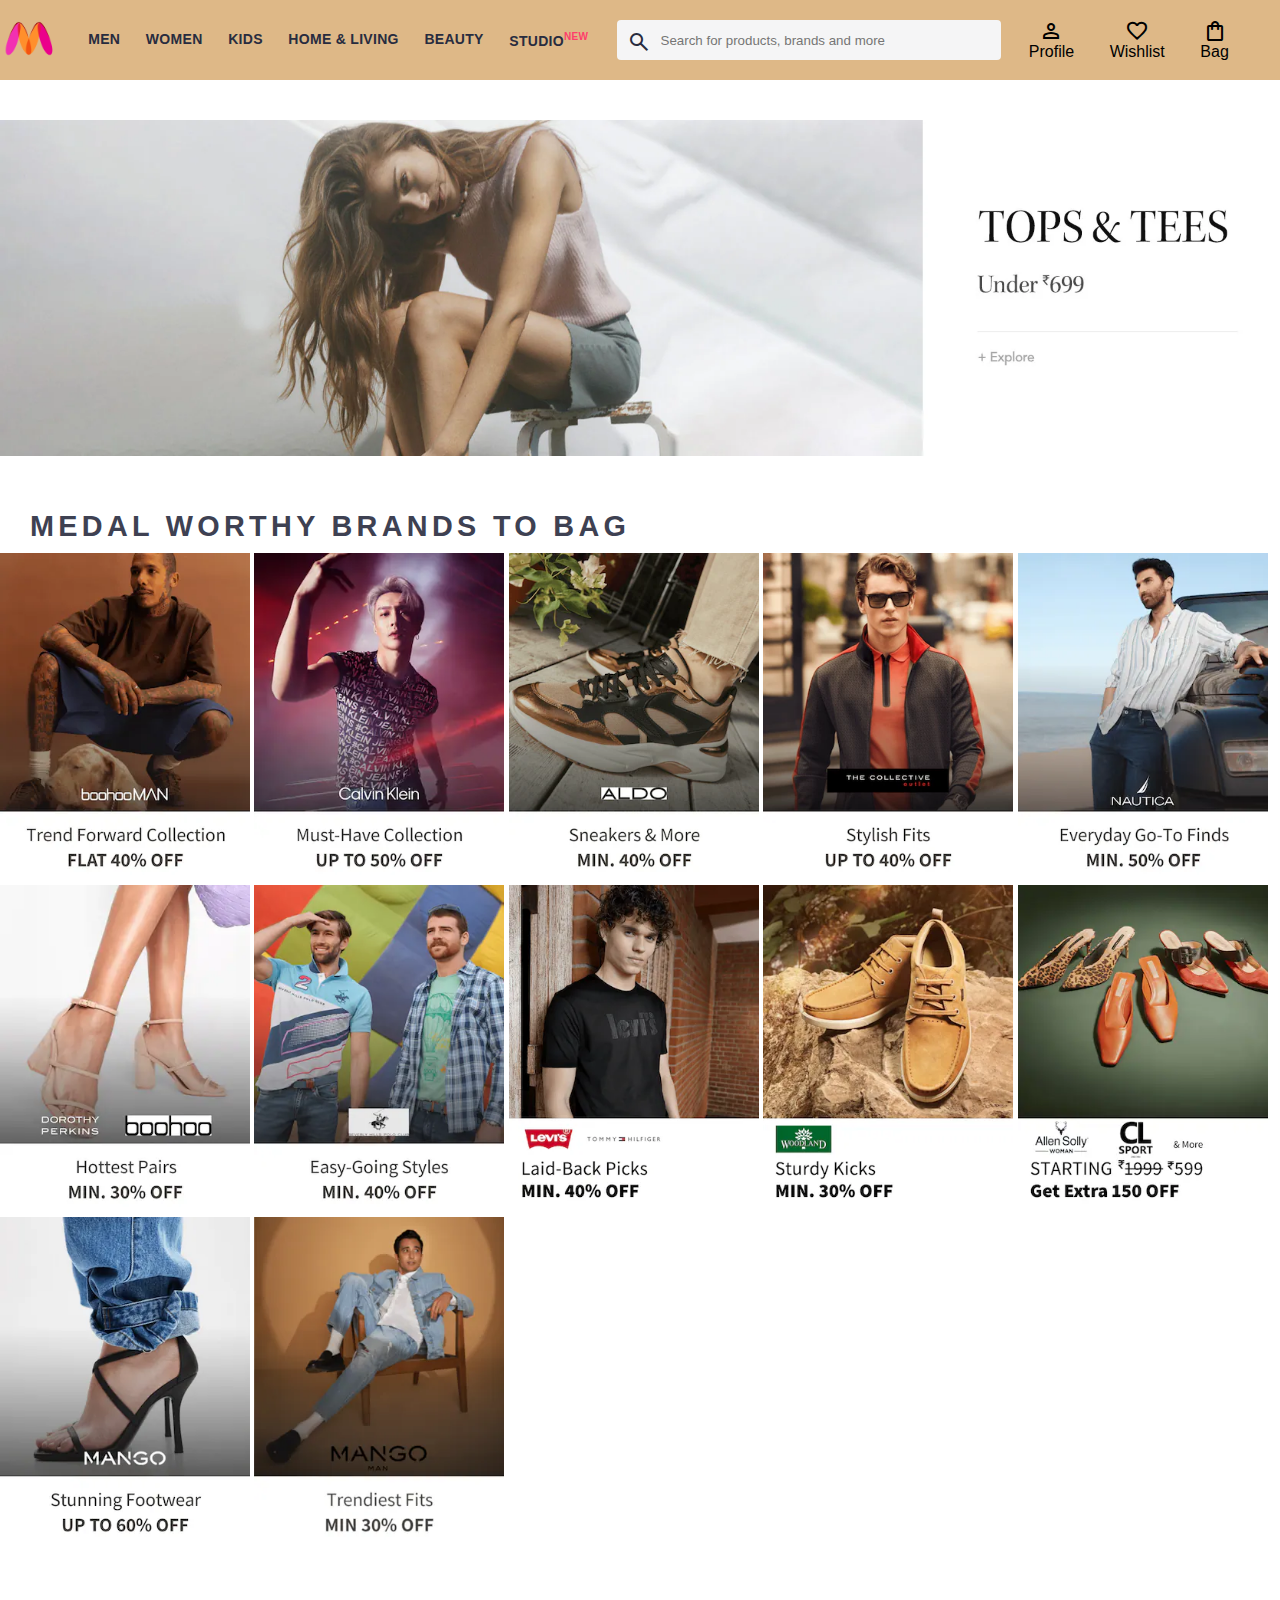
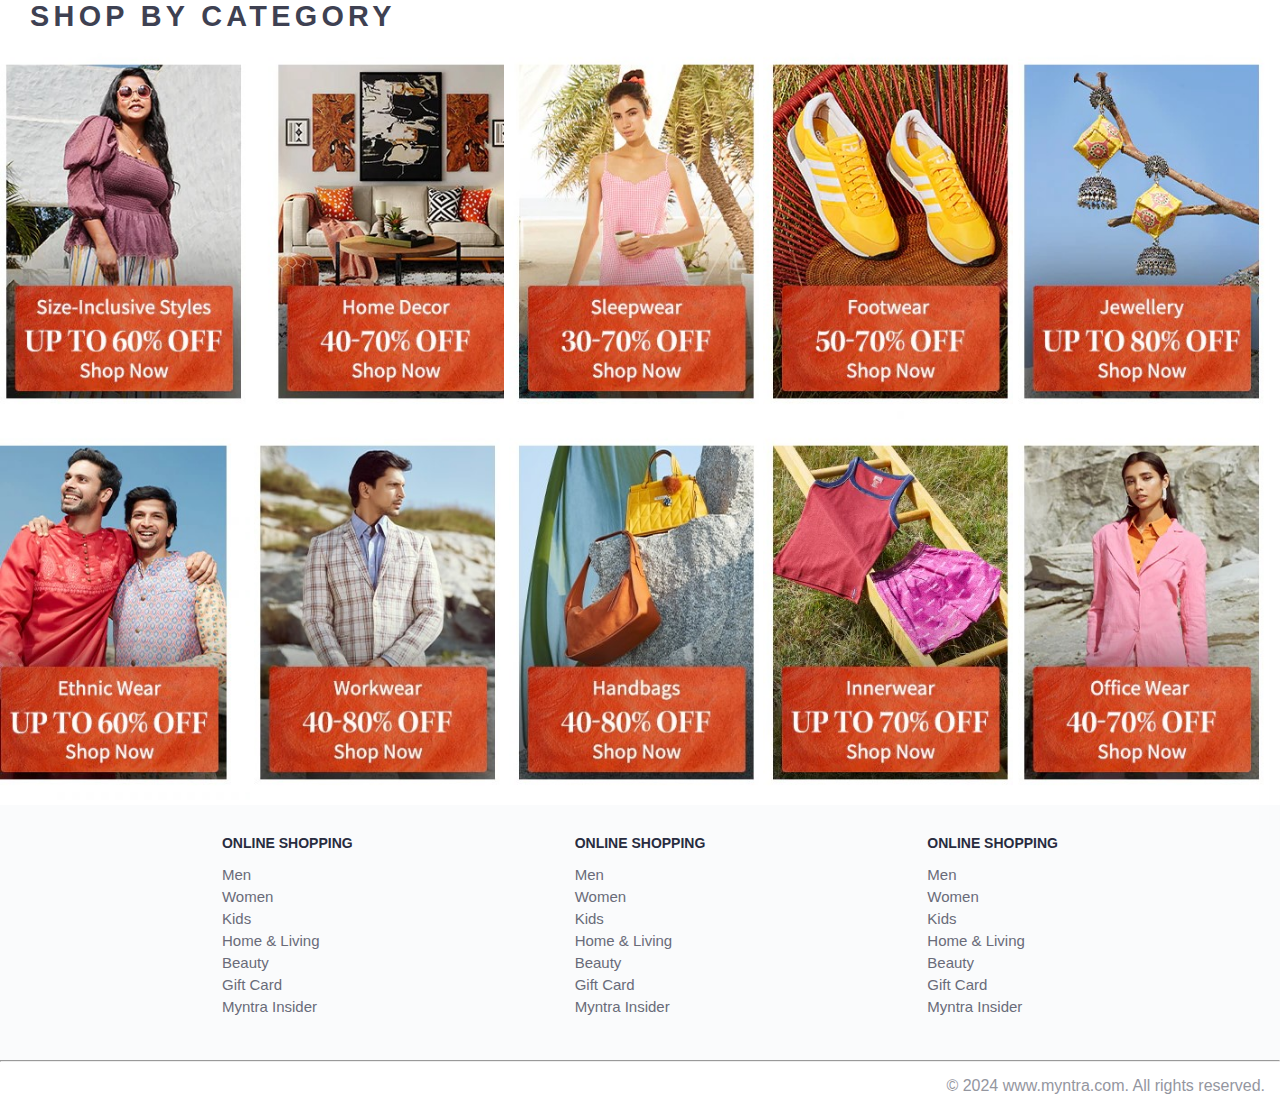
<file: index.html>
<!DOCTYPE html>
<html lang="en">
<head>
  <meta charset="UTF-8">
  <meta name="viewport" content="width=device-width, initial-scale=1.0">
  <title>myntra clone</title>
  <link rel="stylesheet" href="style.css">
  <link rel="stylesheet" href="https://fonts.googleapis.com/css2?family=Material+Symbols+Outlined:opsz,wght,FILL,GRAD@20..48,100..700,0..1,-50..200" />
</head>
<body>
  <header>
    <div class="lodo_container"><a href="#"><img src="/imeges/myntra_logo.webp" alt="myntra logo" class="mynta_logo"></a></div>
    <nav class="nav_bar"> 
      <a href="#">Men</a>
      <a href="#">Women</a>
      <a href="#">Kids</a>
      <a href="#">Home & Living</a>
      <a href="#">Beauty</a>
      <a href="#">Studio<sup>New</sup></a>
    </nav>
    <div class="search_bar">
      <span class="material-symbols-outlined search_icon">
        search
        </span>
        <input placeholder="Search for products, brands and more" class="search_input">
    </div>
    <div class="action_bar">
      <div class="action_container">
        <span class="material-symbols-outlined action_icon">
          person
          </span>
        <span class="action_name">Profile</span>
      </div>
      <div class="action_container">
        <span class="material-symbols-outlined action_icon">
          favorite
          </span>
        <span class="action_name">Wishlist</span>
      </div>
      <div class="action_container">
        <span class="material-symbols-outlined action_icon">
          shopping_bag
          </span>
        <span class="action_name">Bag</span>
      </div>
    </div>
  </header>
  <main>
    <div class="banner_container">
      <img class="banner_img" src="/imeges/banner.jpg" alt="banner">
    </div>
    <div class="category_heading">Medal Worthy Brands To Bag</div>
    <div class="category_items">
      <a href=""><img class="sale_item" src="/imeges/offers/1.png" alt=""></a>
      <a href=""><img class="sale_item" src="/imeges/offers/2.png" alt=""></a>
      <a href=""><img class="sale_item" src="/imeges/offers/3.png" alt=""></a>
      <a href=""><img class="sale_item" src="/imeges/offers/4.png" alt=""></a>
      <a href=""><img class="sale_item" src="/imeges/offers/5.png" alt=""></a>
      <a href=""><img class="sale_item" src="/imeges/offers/6.png" alt=""></a>
      <a href=""><img class="sale_item" src="/imeges/offers/7.png" alt=""></a>
      <a href=""><img class="sale_item" src="/imeges/offers/8.png" alt=""></a>
      <a href=""><img class="sale_item" src="/imeges/offers/9.png" alt=""></a>
      <a href=""><img class="sale_item" src="/imeges/offers/10.png" alt=""></a>
      <a href=""><img class="sale_item" src="/imeges/offers/11.png" alt=""></a>
      <a href=""><img class="sale_item" src="/imeges/offers/12.png" alt=""></a>

    </div>
    <div class="category_heading">Shop By Category</div>
    <div class="category_items">
      <a href=""><img class="sale_item" src="/imeges/categories/1 (1).jpg" alt=""></a>
      <a href=""><img class="sale_item" src="/imeges/categories/2 (1).jpg" alt=""></a>
      <a href=""><img class="sale_item" src="/imeges/categories/3.jpg" alt=""></a>
      <a href=""><img class="sale_item" src="/imeges/categories/4.jpg" alt=""></a>
      <a href=""><img class="sale_item" src="/imeges/categories/5.jpg" alt=""></a>
      <a href=""><img class="sale_item" src="/imeges/categories/6.jpg" alt=""></a>
      <a href=""><img class="sale_item" src="/imeges/categories/7.jpg" alt=""></a>
      <a href=""><img class="sale_item" src="/imeges/categories/8.jpg" alt=""></a>
      <a href=""><img class="sale_item" src="/imeges/categories/9.jpg" alt=""></a>
      <a href=""><img class="sale_item" src="/imeges/categories/10.jpg" alt=""></a>
    </div>
  </main>
  <footer>
    <div class="footer_container">
      <div class="footer_column">
        <h3>ONLINE SHOPPING</h3>
        <a href="#">Men</a>
      <a href="#">Women</a>
      <a href="#">Kids</a>
      <a href="#">Home & Living</a>
      <a href="#">Beauty</a>
      <a href="#">Gift Card</a>
      <a href="#">Myntra Insider</a>
      </div>
      <div class="footer_column">
        <h3>ONLINE SHOPPING</h3>
        <a href="#">Men</a>
      <a href="#">Women</a>
      <a href="#">Kids</a>
      <a href="#">Home & Living</a>
      <a href="#">Beauty</a>
      <a href="#">Gift Card</a>
      <a href="#">Myntra Insider</a>
      </div>
      <div class="footer_column">
        <h3>ONLINE SHOPPING</h3>
        <a href="#">Men</a>
      <a href="#">Women</a>
      <a href="#">Kids</a>
      <a href="#">Home & Living</a>
      <a href="#">Beauty</a>
      <a href="#">Gift Card</a>
      <a href="#">Myntra Insider</a>
      </div>
      
    </div>
    <hr>
    <div class="copyright">
      © 2024 www.myntra.com. All rights reserved.
    </div>
  </footer>
  
</body>
</html>
</file>
<file: style.css>
*{
  margin: 0;
  padding: 0;
  font-family: Assistant,-apple-system,BlinkMacSystemFont,Segoe UI,Roboto,Helvetica,Arial,sans-serif;
  box-sizing: border-box;

}
header{
  display: flex;
  background-color: white;
  height: 80px;
  background-color: burlywood;
  justify-content: space-between;
  align-items: center;
}
.mynta_logo{
  
  height: 45px;
}
.logo_container{
  margin-left: 4%;
}
.action_bar{
  margin-right: 4%;
  display: flex;
}
.nav_bar{
  display: flex;
  min-width: 500px;
  justify-content: space-between;
}
.nav_bar a{
  font-size: 14px;
  letter-spacing: .3px;
  color: #282c3f;
  font-weight: 700;
  text-transform: uppercase;
  text-decoration: none;
  padding: 30px 0;
}
.nav_bar a sup{
  color: #ff3f6c;
  font-size: 10px;
}
.search_input{
  color: #696e79;
  background-color: #f5f5f6;
  flex-grow: 1;
  height: 40px;
  border: 0;
  border-radius: 0 4px 4px 0;


}
.search_bar{
  height: 40px;
  width: 200px;
  width: 30%;
  display: flex;
  align-items: center;
}
.nav_bar a:hover{
  border-bottom: 2px solid #f54e77;
}
.search_icon{
  box-sizing: content-box;
  height: 20px;
  padding: 10px;
  background-color: #f5f5f6;
  color: #282c3f;
  font-weight: 300;
  border-radius: 4px 0 0 4px;

}
.action_container{
  display: flex;
  flex-direction: column;
  align-items: center;
}
.action_bar{
  display: flex;
  min-width: 200px;
  justify-content: space-between;
}

.banner_img{
  width: 100%;

}
.banner_container{
  margin: 40px 0;
}
.category_heading{
  text-transform: uppercase;
    color: #3e4152;
    letter-spacing: .15em;
    font-size: 1.8em;
    margin: 50px 0 10px 30px;
    max-height: 5em;
    font-weight: 700;
}
.category_item{
  display: flex;
  flex-wrap: wrap;
  justify-content: space-evenly;

}
.sale_item{
  width: 250px;
}
.footer_container{
  padding: 30px 0px 40px 0px ;
  background-color: #fafbfc;
  display: flex;
  justify-content: space-evenly;
}
.footer_column{
  display: flex;
  flex-direction: column;
}
.footer_column h3{
  color: #282c3f;
  font-size: 14px;
  margin-bottom: 15px;
}
.footer_column a{
    color: #696b79;
    font-size: 15px;
    text-decoration: none;
    padding-bottom: 5px;
}
.copyright{
  color: #94969f;
  text-align: end;
  margin: 15px;
}
</file>
